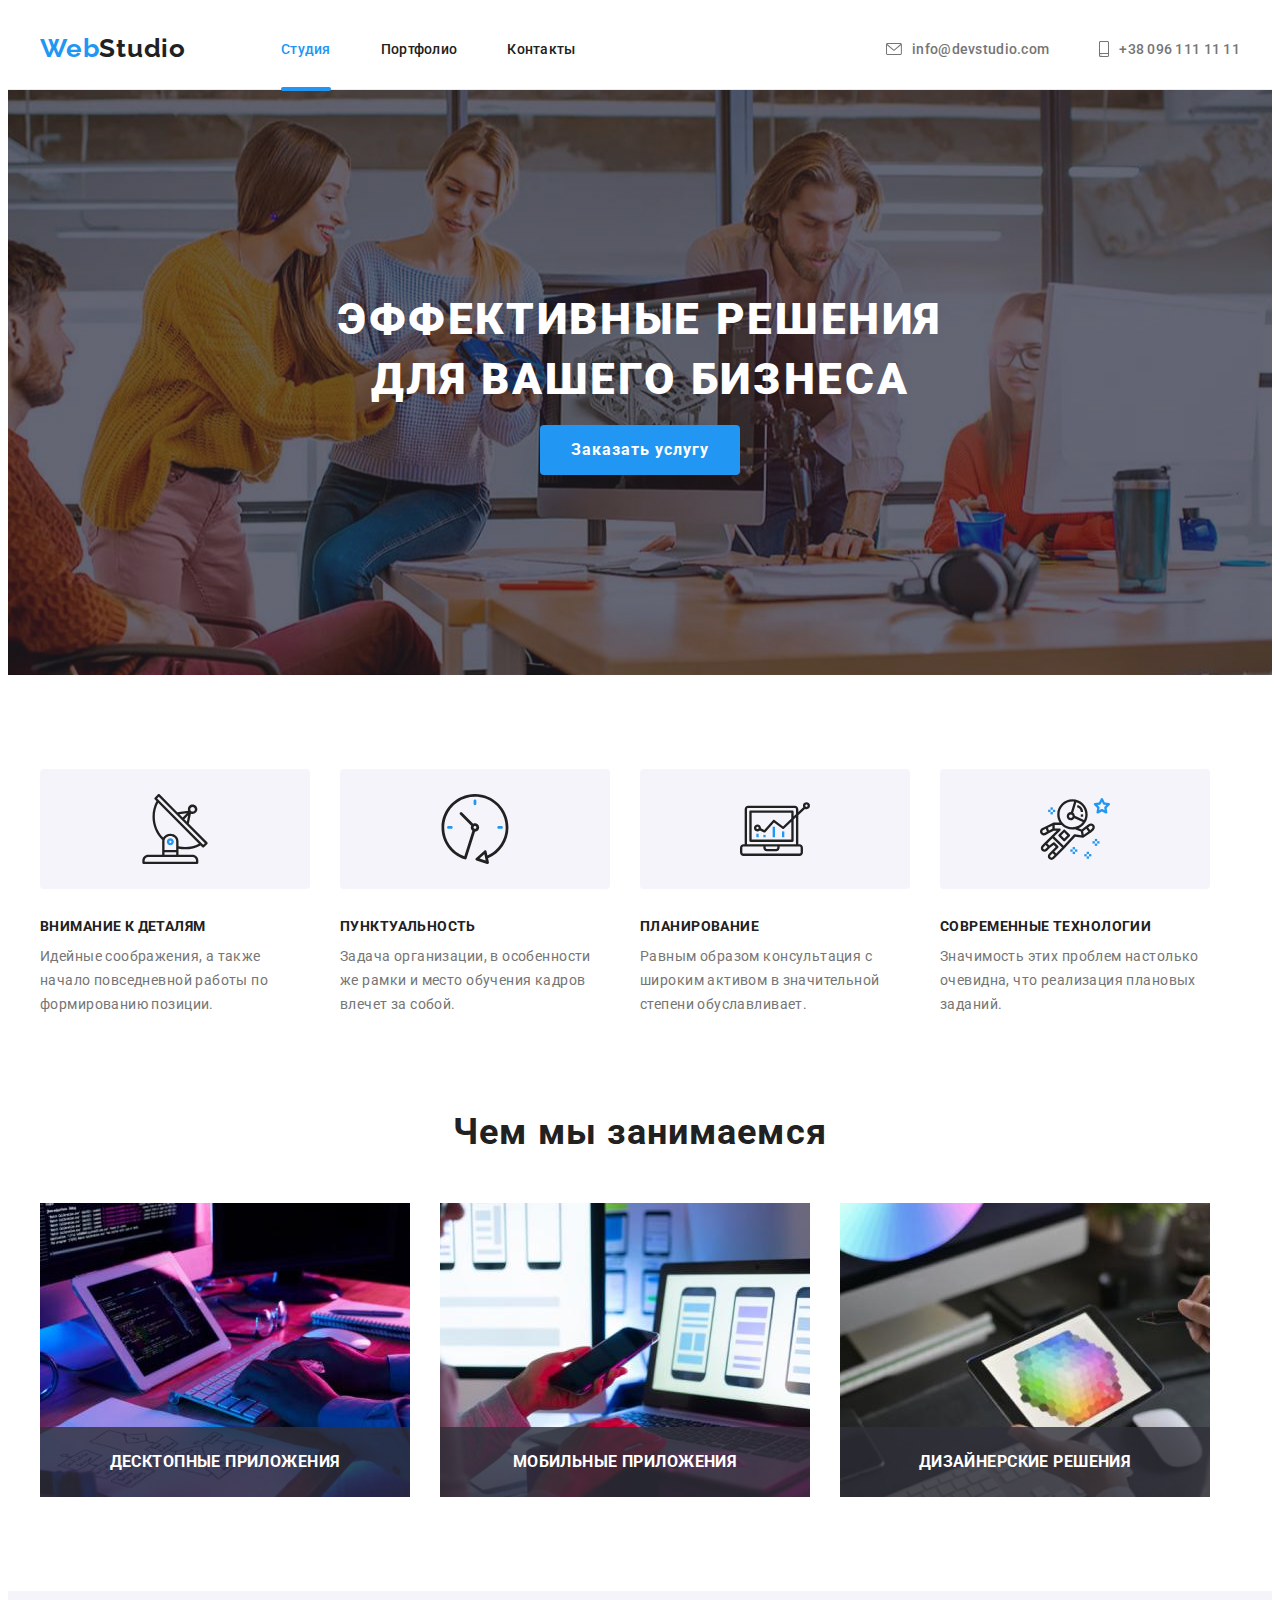
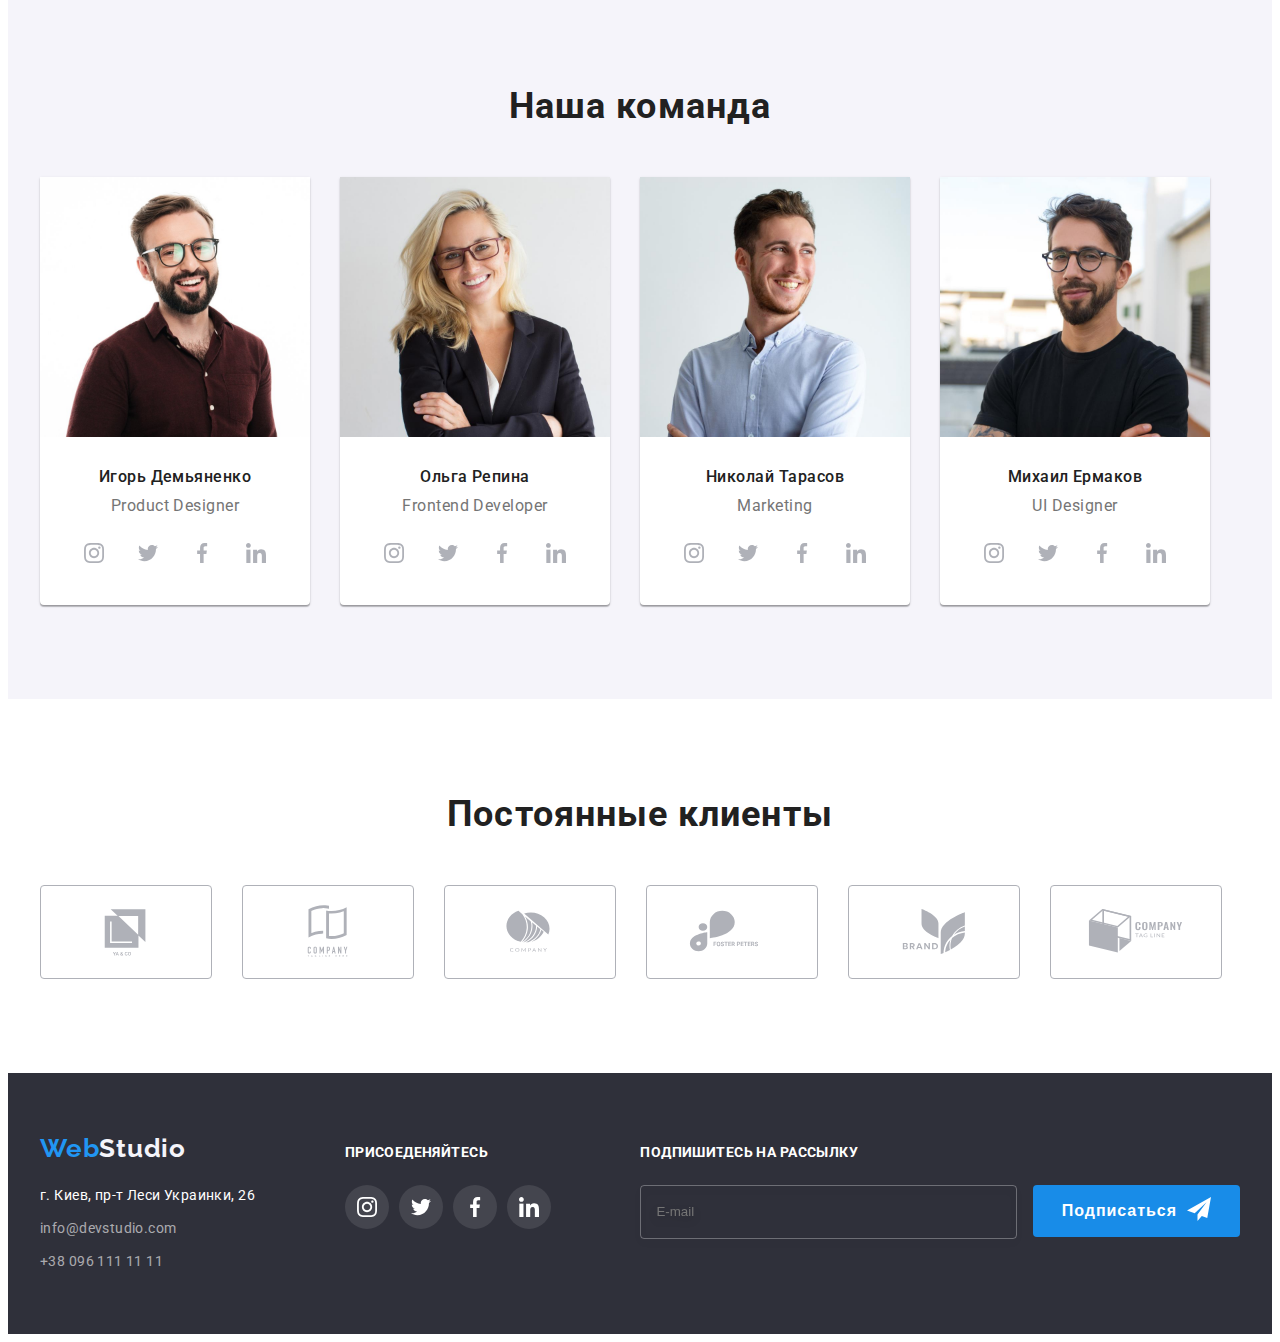
<file: index.html>
<!DOCTYPE html>
<html lang="en">
  <head>
    <meta charset="UTF-8" />
    <meta http-equiv="X-UA-Compatible" content="IE=edge" />
    <meta name="viewport" content="width=device-width, initial-scale=1.0" />
    <title>WebStudio</title>
    <link rel="preconnect" href="https://fonts.googleapis.com" />
    <link rel="preconnect" href="https://fonts.gstatic.com" crossorigin />
    <link
      href="https://fonts.googleapis.com/css2?family=Raleway:wght@700&family=Roboto:wght@400;500;700;900&display=swap"
      rel="stylesheet"
    />
    <link
      rel="stylesheet"
      href="https://cdnjs.cloudflare.com/ajax/libs/modern-normalize/1.1.0/modern-normalize.min.css"
      integrity="sha512-wpPYUAdjBVSE4KJnH1VR1HeZfpl1ub8YT/NKx4PuQ5NmX2tKuGu6U/JRp5y+Y8XG2tV+wKQpNHVUX03MfMFn9Q=="
      crossorigin="anonymous"
      referrerpolicy="no-referrer"
    />
    <link rel="stylesheet" href="./css/main.css" />
  </head>
  <body>
    <header class="header">
      <div class="container">
        <a href="./index.html" class="logo header-logo"
          >Web<span class="logo header-logo2">Studio</span>
        </a>
        <nav class="navigation">
          <ul class="menu-list list">
            <li class="menu-list__item">
              <a href="./index.html" class="menu-list__link active-link"
                >Студия</a
              >
            </li>
            <li class="menu-list__item">
              <a href="./portfolio.html" class="menu-list__link">Портфолио</a>
            </li>
            <li class="menu-list__item">
              <a href="" class="menu-list__link">Контакты</a>
            </li>
          </ul>
        </nav>

        <ul class="contacts-list header-contacts list">
          <li class="contacts-list__item">
            <a
              href="mailto:info@devstudio.com"
              class="contacts-list__link contacts-item"
            >
              <svg class="contacts-list__icon" width="16" height="12">
                <use
                  href="./image/index/symbol-defs.svg#icon-header-mail"
                ></use>
              </svg>
              info@devstudio.com
            </a>
          </li>
          <li class="contacts-list__item">
            <a
              href="tel:+380961111111"
              class="contacts-list__link contacts-item"
            >
              <svg class="contacts-list__icon" width="10" height="16">
                <use href="./image/index/symbol-defs.svg#icon-header-tel"></use>
              </svg>
              +38 096 111 11 11
            </a>
          </li>
        </ul>
      </div>
    </header>
    <main>
      <!--Главная секция с кнопкой-->
      <section class="hero">
        <div class="container">
          <h1 class="hero__title-text">
            Эффективные решения для вашего бизнеса
          </h1>
          <button type="button" class="hero__btn btn" data-modal-open>
            Заказать услугу
          </button>
        </div>
      </section>
      <!--Наши приемущества-->
      <section class="positive">
        <div class="container">
          <ul class="positive-list list">
            <li class="positive-list__item">
              <div class="positive-list__group">
                <svg class="positive-list__icon" width="70" height="70">
                  <use
                    href="./image/index/symbol-defs.svg#icon-positive1"
                  ></use>
                </svg>
              </div>
              <h3 class="positive-list__title">Внимание к деталям</h3>
              <p class="positive-list__text">
                Идейные соображения, а также начало повседневной работы по
                формированию позиции.
              </p>
            </li>
            <li class="positive-list__item">
              <div class="positive-list__group">
                <svg class="positive-list__icon" width="70" height="70">
                  <use
                    href="./image/index/symbol-defs.svg#icon-positive2"
                  ></use>
                </svg>
              </div>
              <h3 class="positive-list__title">Пунктуальность</h3>
              <p class="positive-list__text">
                Задача организации, в особенности же рамки и место обучения
                кадров влечет за собой.
              </p>
            </li>
            <li class="positive-list__item">
              <div class="positive-list__group">
                <svg class="positive-list__icon" width="70" height="70">
                  <use
                    href="./image/index/symbol-defs.svg#icon-positive3"
                  ></use>
                </svg>
              </div>
              <h3 class="positive-list__title">Планирование</h3>
              <p class="positive-list__text">
                Равным образом консультация с широким активом в значительной
                степени обуславливает.
              </p>
            </li>
            <li class="positive-list__item">
              <div class="positive-list__group">
                <svg class="positive-list__icon" width="70" height="70">
                  <use
                    href="./image/index/symbol-defs.svg#icon-positive4"
                  ></use>
                </svg>
              </div>
              <h3 class="positive-list__title">Современные технологии</h3>
              <p class="positive-list__text">
                Значимость этих проблем настолько очевидна, что реализация
                плановых заданий.
              </p>
            </li>
          </ul>
        </div>
      </section>
      <!--Чем мы занимаемся-->
      <section class="work">
        <div class="container">
          <h2 class="work-title">Чем мы занимаемся</h2>
          <ul class="work-list list">
            <li class="work-item">
              <div class="work-box">
                <img
                  src="./image/index/img1.jpg"
                  alt="пишем код"
                  width="370"
                  height="294"
                />
                <h3 class="work-top-title">Десктопные приложения</h3>
              </div>
            </li>
            <li class="work-item">
              <div class="work-box">
                <img
                  src="./image/index/img2.jpg"
                  alt="создаем интерфейс"
                  width="370"
                  height="294"
                />
                <h3 class="work-top-title">Мобильные приложения</h3>
              </div>
            </li>
            <li class="work-item">
              <div class="work-box">
                <img
                  src="./image/index/img3.jpg"
                  alt="подбираем цвета"
                  width="370"
                  height="294"
                />
                <h3 class="work-top-title">Дизайнерские решения</h3>
              </div>
            </li>
          </ul>
        </div>
      </section>
      <!--Наша команда-->
      <section class="staff">
        <div class="container">
          <h2 class="staff-title">Наша команда</h2>
          <ul class="staff-list list">
            <li class="staff-item">
              <img
                src="./image/index/p1.jpg"
                alt="Игорь Демьяненко"
                width="270"
                height="260"
              />
              <div class="staff-title-top">
                <h3 class="staff-item-title">Игорь Демьяненко</h3>
                <p class="staff-item-text">Product Designer</p>
                <ul class="staff-soc-list">
                  <li class="staff-soc-item">
                    <a href="" class="staff-soc-link"
                      ><svg class="staff-soc-icon" width="20" height="20">
                        <use
                          href="./image/index/symbol-defs.svg#icon-instagram"
                        ></use>
                      </svg>
                    </a>
                  </li>
                  <li class="staff-soc-item">
                    <a href="" class="staff-soc-link"
                      ><svg class="staff-soc-icon" width="20" height="20">
                        <use
                          href="./image/index/symbol-defs.svg#icon-twitter"
                        ></use>
                      </svg>
                    </a>
                  </li>
                  <li class="staff-soc-item">
                    <a href="" class="staff-soc-link"
                      ><svg class="staff-soc-icon" width="20" height="20">
                        <use
                          href="./image/index/symbol-defs.svg#icon-facebook"
                        ></use>
                      </svg>
                    </a>
                  </li>
                  <li class="staff-soc-item">
                    <a href="" class="staff-soc-link"
                      ><svg class="staff-soc-icon" width="20" height="20">
                        <use
                          href="./image/index/symbol-defs.svg#icon-linkedin"
                        ></use>
                      </svg>
                    </a>
                  </li>
                </ul>
              </div>
            </li>
            <li class="staff-item">
              <img
                src="./image/index/p2.jpg"
                alt="Ольга Репина"
                width="270"
                height="260"
              />
              <div class="staff-title-top">
                <h3 class="staff-item-title">Ольга Репина</h3>
                <p class="staff-item-text">Frontend Developer</p>
                <ul class="staff-soc-list">
                  <li class="staff-soc-item">
                    <a href="" class="staff-soc-link"
                      ><svg class="staff-soc-icon" width="20" height="20">
                        <use
                          href="./image/index/symbol-defs.svg#icon-instagram"
                        ></use>
                      </svg>
                    </a>
                  </li>
                  <li class="staff-soc-item">
                    <a href="" class="staff-soc-link"
                      ><svg class="staff-soc-icon" width="20" height="20">
                        <use
                          href="./image/index/symbol-defs.svg#icon-twitter"
                        ></use>
                      </svg>
                    </a>
                  </li>
                  <li class="staff-soc-item">
                    <a href="" class="staff-soc-link"
                      ><svg class="staff-soc-icon" width="20" height="20">
                        <use
                          href="./image/index/symbol-defs.svg#icon-facebook"
                        ></use>
                      </svg>
                    </a>
                  </li>
                  <li class="staff-soc-item">
                    <a href="" class="staff-soc-link"
                      ><svg class="staff-soc-icon" width="20" height="20">
                        <use
                          href="./image/index/symbol-defs.svg#icon-linkedin"
                        ></use>
                      </svg>
                    </a>
                  </li>
                </ul>
              </div>
            </li>
            <li class="staff-item">
              <img
                src="./image/index/p3.jpg"
                alt="Николай Тарасов"
                width="270"
                height="260"
              />
              <div class="staff-title-top">
                <h3 class="staff-item-title">Николай Тарасов</h3>
                <p class="staff-item-text">Marketing</p>
                <ul class="staff-soc-list">
                  <li class="staff-soc-item">
                    <a href="" class="staff-soc-link"
                      ><svg class="staff-soc-icon" width="20" height="20">
                        <use
                          href="./image/index/symbol-defs.svg#icon-instagram"
                        ></use>
                      </svg>
                    </a>
                  </li>
                  <li class="staff-soc-item">
                    <a href="" class="staff-soc-link"
                      ><svg class="staff-soc-icon" width="20" height="20">
                        <use
                          href="./image/index/symbol-defs.svg#icon-twitter"
                        ></use>
                      </svg>
                    </a>
                  </li>
                  <li class="staff-soc-item">
                    <a href="" class="staff-soc-link"
                      ><svg class="staff-soc-icon" width="20" height="20">
                        <use
                          href="./image/index/symbol-defs.svg#icon-facebook"
                        ></use>
                      </svg>
                    </a>
                  </li>
                  <li class="staff-soc-item">
                    <a href="" class="staff-soc-link"
                      ><svg class="staff-soc-icon" width="20" height="20">
                        <use
                          href="./image/index/symbol-defs.svg#icon-linkedin"
                        ></use>
                      </svg>
                    </a>
                  </li>
                </ul>
              </div>
            </li>
            <li class="staff-item">
              <img
                src="./image/index/p4.jpg"
                alt="Михаил Ермаков"
                width="270"
                height="260"
              />
              <div class="staff-title-top">
                <h3 class="staff-item-title">Михаил Ермаков</h3>
                <p class="staff-item-text">UI Designer</p>
                <ul class="staff-soc-list">
                  <li class="staff-soc-item">
                    <a href="" class="staff-soc-link"
                      ><svg class="staff-soc-icon" width="20" height="20">
                        <use
                          href="./image/index/symbol-defs.svg#icon-instagram"
                        ></use>
                      </svg>
                    </a>
                  </li>
                  <li class="staff-soc-item">
                    <a href="" class="staff-soc-link"
                      ><svg class="staff-soc-icon" width="20" height="20">
                        <use
                          href="./image/index/symbol-defs.svg#icon-twitter"
                        ></use>
                      </svg>
                    </a>
                  </li>
                  <li class="staff-soc-item">
                    <a href="" class="staff-soc-link"
                      ><svg class="staff-soc-icon" width="20" height="20">
                        <use
                          href="./image/index/symbol-defs.svg#icon-facebook"
                        ></use>
                      </svg>
                    </a>
                  </li>
                  <li class="staff-soc-item">
                    <a href="" class="staff-soc-link"
                      ><svg class="staff-soc-icon" width="20" height="20">
                        <use
                          href="./image/index/symbol-defs.svg#icon-linkedin"
                        ></use>
                      </svg>
                    </a>
                  </li>
                </ul>
              </div>
            </li>
          </ul>
        </div>
      </section>
      <!--Постоянные-->
      <section class="regular">
        <div class="container">
          <h2 class="regular-title">Постоянные клиенты</h2>
          <ul class="regular-list">
            <li class="regular-list-item">
              <a href="" class="regular-link">
                <svg class="regular-icon" width="106" height="60">
                  <use href="./image/index/symbol-defs.svg#icon-reg1"></use>
                </svg>
              </a>
            </li>
            <li class="regular-list-item">
              <a href="" class="regular-link">
                <svg class="regular-icon" width="106" height="60">
                  <use href="./image/index/symbol-defs.svg#icon-reg2"></use>
                </svg>
              </a>
            </li>
            <li class="regular-list-item">
              <a href="" class="regular-link">
                <svg class="regular-icon" width="106" height="60">
                  <use href="./image/index/symbol-defs.svg#icon-reg3"></use>
                </svg>
              </a>
            </li>
            <li class="regular-list-item">
              <a href="" class="regular-link">
                <svg class="regular-icon" width="106" height="60">
                  <use href="./image/index/symbol-defs.svg#icon-reg4"></use>
                </svg>
              </a>
            </li>
            <li class="regular-list-item">
              <a href="" class="regular-link">
                <svg class="regular-icon" width="106" height="60">
                  <use href="./image/index/symbol-defs.svg#icon-reg5"></use>
                </svg>
              </a>
            </li>
            <li class="regular-list-item">
              <a href="" class="regular-link">
                <svg class="regular-icon" width="106" height="60">
                  <use href="./image/index/symbol-defs.svg#icon-reg6"></use>
                </svg>
              </a>
            </li>
          </ul>
        </div>
      </section>
    </main>
    <footer class="footer">
      <div class="container">
        <div>
          <a href="" class="footer-logo"
            >Web<span class="footer-logo2">Studio</span></a
          >
          <address>
            <ul class="footer-list list">
              <li class="footer-li">
                <a
                  href="https://goo.gl/maps/4nCda8HMci8gK6ii9"
                  target="_blank"
                  rel="noreferrer noopener nofollow"
                  class="footer-item-white"
                  >г. Киев, пр-т Леси Украинки, 26</a
                >
              </li>
              <li class="footer-li">
                <a href="mailto:info@devstudio.com" class="footer-item"
                  >info@devstudio.com</a
                >
              </li>
              <li class="footer-li">
                <a href="tel:+380961111111" class="footer-item"
                  >+38 096 111 11 11</a
                >
              </li>
            </ul>
          </address>
        </div>
        <div class="footer-container">
          <h3 class="footer-title">Присоеденяйтесь</h3>
          <ul class="footer-soc-list">
            <li class="footer-soc-item">
              <a href="" class="footer-soc-link"
                ><svg class="footer-soc-icon" width="20" height="20">
                  <use
                    href="./image/index/symbol-defs.svg#icon-instagram"
                  ></use>
                </svg>
              </a>
            </li>
            <li class="footer-soc-item">
              <a href="" class="footer-soc-link"
                ><svg class="footer-soc-icon" width="20" height="20">
                  <use href="./image/index/symbol-defs.svg#icon-twitter"></use>
                </svg>
              </a>
            </li>
            <li class="footer-soc-item">
              <a href="" class="footer-soc-link"
                ><svg class="footer-soc-icon" width="20" height="20">
                  <use href="./image/index/symbol-defs.svg#icon-facebook"></use>
                </svg>
              </a>
            </li>
            <li class="footer-soc-item">
              <a href="" class="footer-soc-link"
                ><svg class="footer-soc-icon" width="20" height="20">
                  <use href="./image/index/symbol-defs.svg#icon-linkedin"></use>
                </svg>
              </a>
            </li>
          </ul>
        </div>
        <div class="footer-container">
          <h3 class="footer-title">Подпишитесь на рассылку</h3>
          <div class="footer-sub">
            <form>
              <input
                type="email"
                name="user-email2"
                id="user-email2"
                class="footer-input"
                placeholder="E-mail"
              />
              <button type="submit" class="sub-button">
                Подписаться<svg class="footer-sub-icon" width="24" height="24">
                  <use href="./image/index/symbol-defs.svg#icon-sub"></use>
                </svg>
              </button>
            </form>
          </div>
        </div>
      </div>
    </footer>
    <div class="backdrop is-hidden" data-modal>
      <div class="modal">
        <button type="button" class="modal-close-btn" data-modal-close>
          <svg class="close-icon" width="18" height="18">
            <use href="./image/index/symbol-defs.svg#icon-close"></use>
          </svg>
        </button>
        <p class="modal-title">Оставьте свои данные, мы вам перезвоним</p>
        <form>
          <div class="modal-field">
            <label class="modal-label" for="user-name">Имя </label>
            <div class="modal-input-wrap">
              <input
                type="text"
                name="user-name"
                id="user-name"
                class="modal-input"
                minlength="2"
                required
              />
              <svg class="input-icon" width="18" height="18">
                <use href="./image/index/symbol-defs.svg#icon-name"></use>
              </svg>
            </div>
          </div>
          <div class="modal-field">
            <label class="modal-label" for="user-tel">Телефон </label>
            <div class="modal-input-wrap">
              <input
                type="tel"
                name="user-tel"
                id="user-tel"
                class="modal-input"
                minlength="13"
                maxlength="13"
                title="+380501234567"
                value="+380"
                required
              />
              <svg class="input-icon" width="18" height="18">
                <use href="./image/index/symbol-defs.svg#icon-phone"></use>
              </svg>
            </div>
          </div>
          <div class="modal-field">
            <label class="modal-label" for="user-email">Почта </label>
            <div class="modal-input-wrap">
              <input
                type="email"
                name="user-email"
                id="user-email"
                class="modal-input"
                required
              />
              <svg class="input-icon" width="18" height="18">
                <use href="./image/index/symbol-defs.svg#icon-email"></use>
              </svg>
            </div>
          </div>
          <div class="modal-field">
            <label class="modal-label" for="comment">Комментарий </label>
            <textarea
              id="comment"
              name="comment"
              placeholder="Введите текст"
              class="modal-text"
            ></textarea>
          </div>

          <div class="modal-field">
            <input
              class="input-check visually-hidden"
              type="checkbox"
              name="input-check"
              id="input-check"
              value="policy"
            />
            <label for="input-check" class="check-text"
              >Соглашаюсь с рассылкой и принимаю&nbsp;
              <a href="" class="licence"> Условия договора</a></label
            >
          </div>
          <button type="submit" class="send-btn btn">Отправить</button>
        </form>
      </div>
    </div>
    <script src="./js/modal.js"></script>
  </body>
</html>
</file>
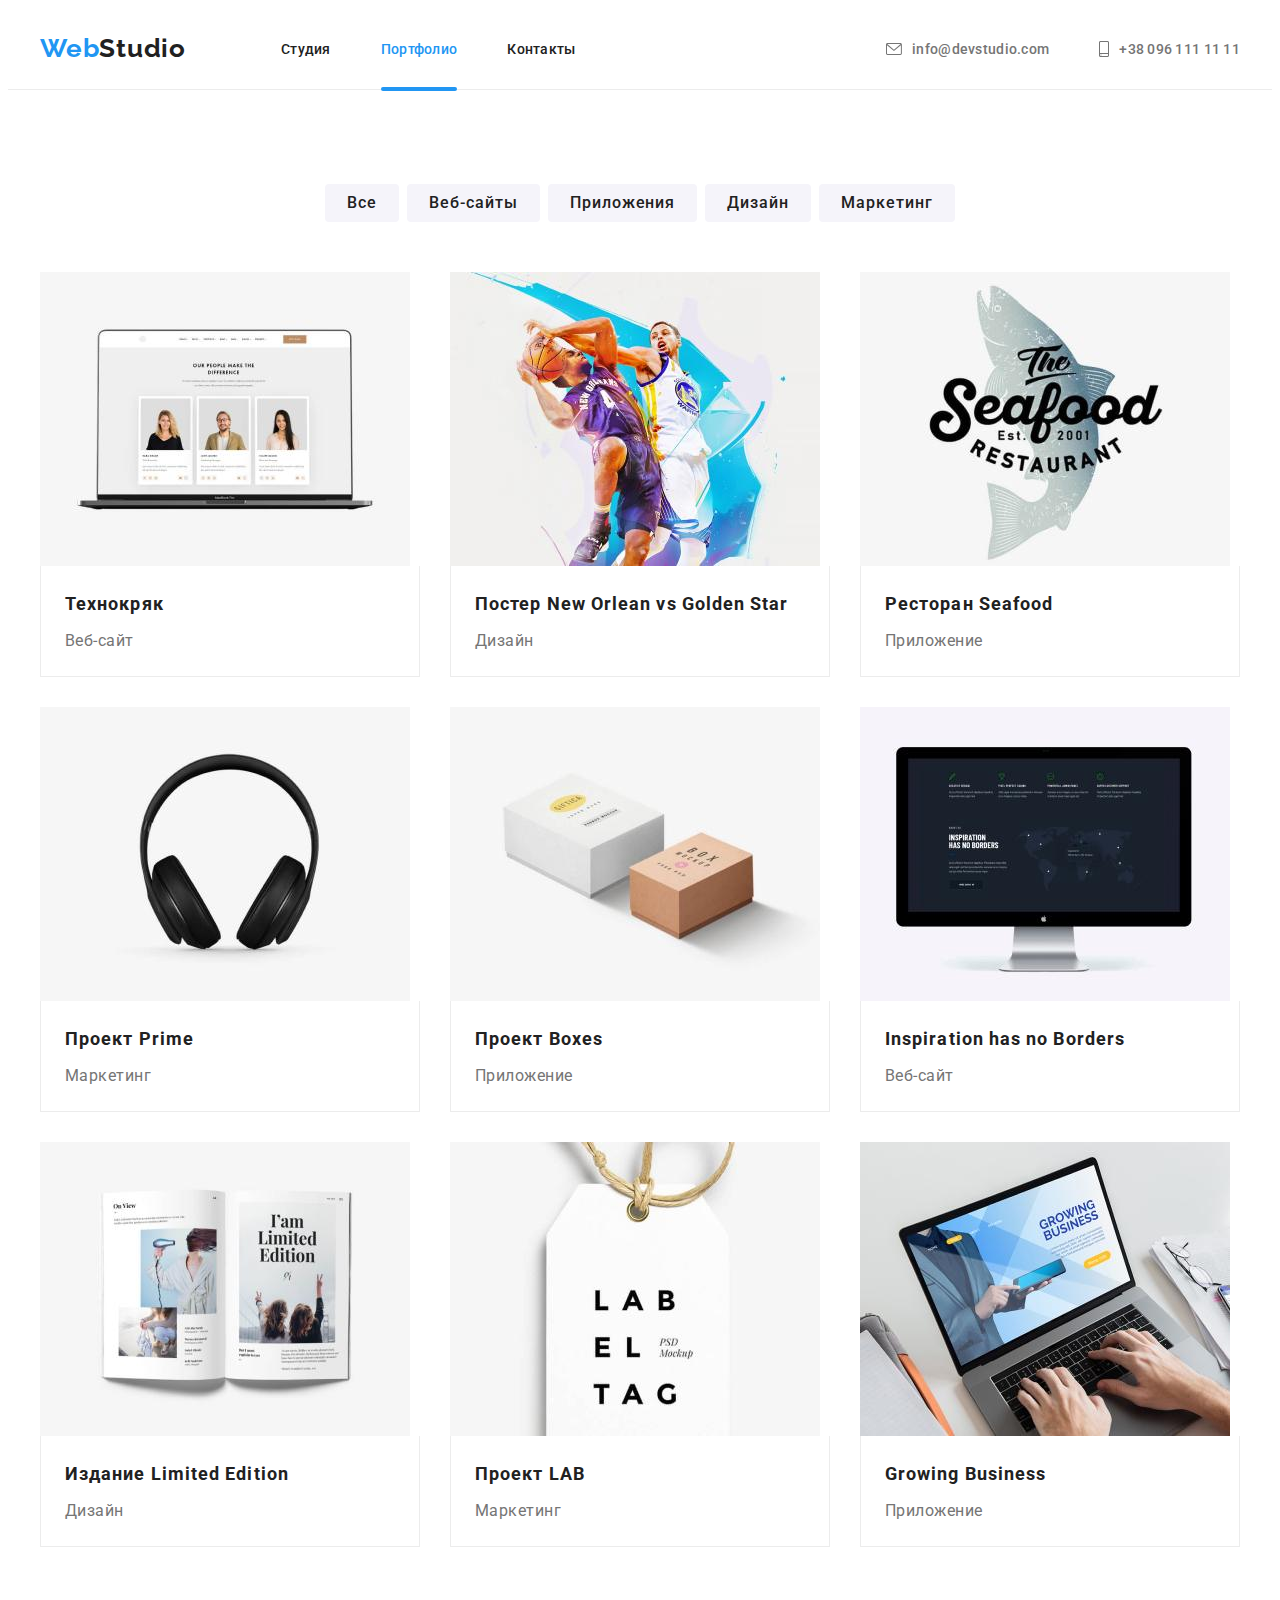
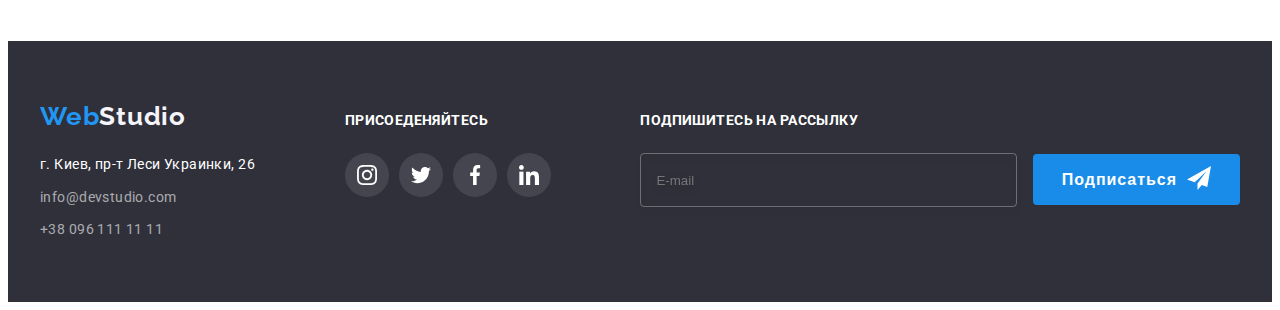
<file: portfolio.html>
<!DOCTYPE html>
<html lang="en">
  <head>
    <meta charset="UTF-8" />
    <meta http-equiv="X-UA-Compatible" content="IE=edge" />
    <meta name="viewport" content="width=device-width, initial-scale=1.0" />
    <title>WebStudio - Portfolio</title>
    <link rel="preconnect" href="https://fonts.googleapis.com" />
    <link rel="preconnect" href="https://fonts.gstatic.com" crossorigin />
    <link
      href="https://fonts.googleapis.com/css2?family=Raleway:wght@700&family=Roboto:wght@400;500;700;900&display=swap"
      rel="stylesheet"
    />
    <link
      rel="stylesheet"
      href="https://cdnjs.cloudflare.com/ajax/libs/modern-normalize/1.1.0/modern-normalize.min.css"
      integrity="sha512-wpPYUAdjBVSE4KJnH1VR1HeZfpl1ub8YT/NKx4PuQ5NmX2tKuGu6U/JRp5y+Y8XG2tV+wKQpNHVUX03MfMFn9Q=="
      crossorigin="anonymous"
      referrerpolicy="no-referrer"
    />
    <link rel="stylesheet" href="./css/main.css" />
  </head>
  <body>
   <header class="header">
      <div class="container">
        <a href="./index.html" class="logo header-logo"
          >Web<span class="logo header-logo2">Studio</span>
        </a>
        <nav class="navigation">
          <ul class="menu-list list">
            <li class="menu-list__item">
              <a href="./index.html" class="menu-list__link "
                >Студия</a
              >
            </li>
            <li class="menu-list__item">
              <a href="./portfolio.html" class="menu-list__link active-link" >Портфолио</a>
            </li>
            <li class="menu-list__item">
              <a href="" class="menu-list__link">Контакты</a>
            </li>
          </ul>
        </nav>

        <ul class="contacts-list header-contacts list">
          <li class="contacts-list__item">
            <a
              href="mailto:info@devstudio.com"
              class="contacts-list__link contacts-item"
            >
              <svg class="contacts-list__icon" width="16" height="12">
                <use
                  href="./image/index/symbol-defs.svg#icon-header-mail"
                ></use>
              </svg>
              info@devstudio.com
            </a>
          </li>
          <li class="contacts-list__item">
            <a
              href="tel:+380961111111"
              class="contacts-list__link contacts-item"
            >
              <svg class="contacts-list__icon" width="10" height="16">
                <use href="./image/index/symbol-defs.svg#icon-header-tel"></use>
              </svg>
              +38 096 111 11 11
            </a>
          </li>
        </ul>
      </div>
    </header>
    <main>
      <section class="portfolio">
        <div class="container">
          <ul class="portfolio-btn-list">
            <li class="btn-li">
              <button type="button" class="portfolio-btn btn">Все</button>
            </li>
            <li class="btn-li">
              <button type="button" class="portfolio-btn btn">Веб-сайты</button>
            </li>
            <li class="btn-li">
              <button type="button" class="portfolio-btn btn">
                Приложения
              </button>
            </li>
            <li class="btn-li">
              <button type="button" class="portfolio-btn btn">Дизайн</button>
            </li>
            <li class="btn-li">
              <button type="button" class="portfolio-btn btn">Маркетинг</button>
            </li>
          </ul>
          <ul class="portfolio-projects-list">
            <li class="portfolio-item">
              <a href="./portfolio.html" class="portfolio-link">
                <div class="img-box">
                  <img
                  src="./image/portfolio/pic1.jpg"
                  alt="ноутбук"
                  width="370px"
                  height="294px"
                  >
                  <p class="hover-text">Ресурс предлагает комплексные предложения с разным уровнем функционала и сервисов. Все это позволит посетителю получить исчерпывающие сведения о компании или частном лице.</p>
                </div>
                <div class="portfolio-top"><h2 class="portfolio-title">Технокряк</h2>
                <p class="portfolio-text">Веб-сайт</p></div>
              </a>
            </li>
            <li class="portfolio-item">
              <a href="./portfolio.html" class="portfolio-link">
              <div class="img-box">
                  <img
                  src="./image/portfolio/pic2.jpg"
                  alt="ноутбук"
                  width="370px"
                  height="294px"
                  >
                  <p class="hover-text">Ресурс предлагает комплексные предложения с разным уровнем функционала и сервисов. Все это позволит посетителю получить исчерпывающие сведения о компании или частном лице.</p>
                </div>
              <div class="portfolio-top"><h2 class="portfolio-title">Постер New Orlean vs Golden Star</h2>
              <p class="portfolio-text">Дизайн</p></div>
              </a>
            </li>
            <li class="portfolio-item">
              <a href="./portfolio.html" class="portfolio-link">
              <div class="img-box">
                  <img
                  src="./image/portfolio/pic3.jpg"
                  alt="ноутбук"
                  width="370px"
                  height="294px"
                  >
                  <p class="hover-text">Ресурс предлагает комплексные предложения с разным уровнем функционала и сервисов. Все это позволит посетителю получить исчерпывающие сведения о компании или частном лице.</p>
                </div>
              <div class="portfolio-top"><h2 class="portfolio-title">Ресторан Seafood</h2>
              <p class="portfolio-text">Приложение</p></div>
              </a>
            </li>
            <li class="portfolio-item">
              <a href="./portfolio.html" class="portfolio-link">
              <div class="img-box">
                  <img
                  src="./image/portfolio/pic4.jpg"
                  alt="ноутбук"
                  width="370px"
                  height="294px"
                  >
                  <p class="hover-text">Ресурс предлагает комплексные предложения с разным уровнем функционала и сервисов. Все это позволит посетителю получить исчерпывающие сведения о компании или частном лице.</p>
                </div>
              <div class="portfolio-top"><h2 class="portfolio-title">Проект Prime</h2>
              <p class="portfolio-text">Маркетинг</p></div>
              </a>
            </li>
            <li class="portfolio-item">
              <a href="./portfolio.html" class="portfolio-link">
              <div class="img-box">
                  <img
                  src="./image/portfolio/pic5.jpg"
                  alt="ноутбук"
                  width="370px"
                  height="294px"
                  >
                  <p class="hover-text">Ресурс предлагает комплексные предложения с разным уровнем функционала и сервисов. Все это позволит посетителю получить исчерпывающие сведения о компании или частном лице.</p>
                </div>
              <div class="portfolio-top"><h2 class="portfolio-title">Проект Boxes</h2>
              <p class="portfolio-text">Приложение</p></div>
              </a>
            </li>
            <li class="portfolio-item">
              <a href="./portfolio.html" class="portfolio-link">
              <div class="img-box">
                  <img
                  src="./image/portfolio/pic6.jpg"
                  alt="ноутбук"
                  width="370px"
                  height="294px"
                  >
                  <p class="hover-text">Ресурс предлагает комплексные предложения с разным уровнем функционала и сервисов. Все это позволит посетителю получить исчерпывающие сведения о компании или частном лице.</p>
                </div>
              <div class="portfolio-top"><h2 class="portfolio-title">Inspiration has no Borders</h2>
              <p class="portfolio-text">Веб-сайт</p></div>
            </li>
            <li class="portfolio-item">
            <a href="./portfolio.html" class="portfolio-link">
              <div class="img-box">
                  <img
                  src="./image/portfolio/pic7.jpg"
                  alt="ноутбук"
                  width="370px"
                  height="294px"
                  >
                  <p class="hover-text">Ресурс предлагает комплексные предложения с разным уровнем функционала и сервисов. Все это позволит посетителю получить исчерпывающие сведения о компании или частном лице.</p>
                </div>
              <div class="portfolio-top"><h2 class="portfolio-title">Издание Limited Edition</h2>
              <p class="portfolio-text">Дизайн</p></div>
            </a>
            </li>
            <li class="portfolio-item">
              <a href="./portfolio.html" class="portfolio-link">
              <div class="img-box">
                  <img
                  src="./image/portfolio/pic8.jpg"
                  alt="ноутбук"
                  width="370px"
                  height="294px"
                  >
                  <p class="hover-text">Ресурс предлагает комплексные предложения с разным уровнем функционала и сервисов. Все это позволит посетителю получить исчерпывающие сведения о компании или частном лице.</p>
                </div>
              <div class="portfolio-top"><h2 class="portfolio-title">Проект LAB</h2>
              <p class="portfolio-text">Маркетинг</p></div>
              </a>
            </li>
            <li class="portfolio-item">
              <a href="./portfolio.html" class="portfolio-link">
              <div class="img-box">
                  <img
                  src="./image/portfolio/pic9.jpg"
                  alt="ноутбук"
                  width="370px"
                  height="294px"
                  >
                  <p class="hover-text">Ресурс предлагает комплексные предложения с разным уровнем функционала и сервисов. Все это позволит посетителю получить исчерпывающие сведения о компании или частном лице.</p>
                </div>
              <div class="portfolio-top"><h2 class="portfolio-title">Growing Business</h2>
              <p class="portfolio-text">Приложение</p></div>
              </a>
            </li>
          </ul>
        </div>
      </section>
    </main>
        <footer class="footer">
      <div class="container">
        <div>
          <a href="" class="footer-logo"
            >Web<span class="footer-logo2">Studio</span></a
          >
          <address>
            <ul class="footer-list list">
              <li class="footer-li">
                <a
                  href="https://goo.gl/maps/4nCda8HMci8gK6ii9"
                  target="_blank"
                  rel="noreferrer noopener nofollow"
                  class="footer-item-white"
                  >г. Киев, пр-т Леси Украинки, 26</a
                >
              </li>
              <li class="footer-li">
                <a href="mailto:info@devstudio.com" class="footer-item"
                  >info@devstudio.com</a
                >
              </li>
              <li class="footer-li">
                <a href="tel:+380961111111" class="footer-item"
                  >+38 096 111 11 11</a
                >
              </li>
            </ul>
          </address>
        </div>
        <div class="footer-container">
          <h3 class="footer-title">Присоеденяйтесь</h3>
          <ul class="footer-soc-list">
            <li class="footer-soc-item">
              <a href="" class="footer-soc-link"
                ><svg class="footer-soc-icon" width="20" height="20">
                  <use
                    href="./image/index/symbol-defs.svg#icon-instagram"
                  ></use>
                </svg>
              </a>
            </li>
            <li class="footer-soc-item">
              <a href="" class="footer-soc-link"
                ><svg class="footer-soc-icon" width="20" height="20">
                  <use href="./image/index/symbol-defs.svg#icon-twitter"></use>
                </svg>
              </a>
            </li>
            <li class="footer-soc-item">
              <a href="" class="footer-soc-link"
                ><svg class="footer-soc-icon" width="20" height="20">
                  <use href="./image/index/symbol-defs.svg#icon-facebook"></use>
                </svg>
              </a>
            </li>
            <li class="footer-soc-item">
              <a href="" class="footer-soc-link"
                ><svg class="footer-soc-icon" width="20" height="20">
                  <use href="./image/index/symbol-defs.svg#icon-linkedin"></use>
                </svg>
              </a>
            </li>
          </ul>
        </div>
        <div class="footer-container">
          <h3 class="footer-title">Подпишитесь на рассылку</h3>
          <div class="footer-sub">
            <form>
              <input
                type="email"
                name="user-email2"
                id="user-email2"
                class="footer-input"
                placeholder="E-mail"
              />
              <button type="submit" class="sub-button">
                Подписаться<svg class="footer-sub-icon" width="24" height="24">
                  <use href="./image/index/symbol-defs.svg#icon-sub"></use>
                </svg>
              </button>
            </form>
          </div>
        </div>
      </div>
    </footer>
  </body>
</html>
</file>
<file: css/main.css>
@charset "UTF-8";
/* 
 черный _ основной цвет текста: #212121; 
--main-text-color 
 серый _ неактивные контакты, абзац: #757575; 
--second-text-color 
 белый _ background страницы : #FFFFFF; 
--bg-white-color 
 графит _ background героя и футер background: #2F303A; 
--bg-hero-color 
 серый _ неактивная кнопка: #F5F4FA; 
--inactive_btn_color 
синий _ лого и активных кнопок: #2196F3;
--active-color */
:root {
  --main-text-color: #212121;
  --second-text-color: #757575;
  --bg-white-color: #ffffff;
  --bg-hero-color: #2f303a;
  --inactive_btn_color: #f5f4fa;
  --active-color: #2196f3;
  --timing-function: cubic-bezier(0.4, 0, 0.2, 1);
  --bg-overflay: #2196f3e5;
}

.visually-hidden {
  position: absolute;
  white-space: nowrap;
  width: 1px;
  height: 1px;
  overflow: hidden;
  border: 0;
  padding: 0;
  clip: rect(0 0 0 0);
  clip-path: inset(50%);
  margin: -1px;
}

body {
  background-color: var(--bg-white-color);
  color: var(--main-text-color);
  font-family: Roboto, sans-serif;
  font-size: 14px;
  line-height: 1.17;
  letter-spacing: 0.03em;
}

li {
  list-style-type: none;
}

a {
  text-decoration: none;
}

address {
  font-style: normal;
}

.btn {
  cursor: pointer;
}

p,
h1,
h2,
h3,
h4,
h5,
h6 {
  margin: 0;
}

ul,
ol {
  padding-left: 0;
  margin: 0;
}

img {
  display: block;
}

.container {
  width: 1200px;
  padding-left: 15px;
  padding-right: 15px;
  margin: 0 auto;
  /* outline: 1px solid red; */
}

.header {
  border-bottom-style: solid;
  border-bottom-width: 1px;
  border-color: #ececec;
  padding-top: 25px;
  padding-bottom: 25px;
}

.header .container {
  display: flex;
  align-items: center;
}

.header-logo {
  font-family: "Raleway";
  font-style: normal;
  font-weight: 700;
  font-size: 26px;
  line-height: 1.2;
  letter-spacing: 0.03em;
  color: var(--active-color);
  margin-right: 95px;
}

.header-logo2 {
  font-family: "Raleway";
  font-style: normal;
  font-weight: 700;
  font-size: 26px;
  line-height: 1.2;
  letter-spacing: 0.03em;
  color: var(--main-text-color);
}

.menu-list {
  display: flex;
}

.menu-list__link {
  font-weight: 500;
  font-size: 14px;
  line-height: 16px;
  letter-spacing: 0.02em;
  color: var(--main-text-color);
  display: flex;
  align-items: baseline;
  transition: color 250ms var(--timing-function);
}
.menu-list__link:hover, .menu-list__link:focus {
  font-weight: 500;
  font-size: 14px;
  line-height: 16px;
  letter-spacing: 0.02em;
  color: var(--active-color);
}

.menu-list__item:not(:last-child) {
  margin-right: 50px;
}

.header-contacts {
  display: flex;
  margin-left: auto;
}

.contacts-list__icon {
  fill: currentColor;
  margin-right: 10px;
}

.contacts-list__link {
  font-weight: 500;
  font-size: 14px;
  line-height: 16px;
  letter-spacing: 0.02em;
  color: var(--second-text-color);
  display: flex;
  align-items: center;
  transition: color 250ms var(--timing-function);
}
.contacts-list__link:hover, .contacts-list__link:focus {
  font-weight: 500;
  font-size: 14px;
  line-height: 16px;
  letter-spacing: 0.02em;
  color: var(--active-color);
}

.contacts-list__item:not(:last-child) {
  margin-right: 50px;
}

.active-link {
  color: var(--active-color);
}

.active-link {
  position: relative;
}
.active-link::after {
  content: "";
  position: absolute;
  left: 0px;
  bottom: -34px;
  display: block;
  width: 100%;
  height: 4px;
  border-radius: 2px;
  background-color: var(--active-color);
  opacity: 1;
}

.hero {
  max-width: 1600px;
  background: var(--bg-hero-color);
  background-image: linear-gradient(rgba(47, 48, 58, 0.4), rgba(47, 48, 58, 0.4)), url(../image/index/hero-bg.jpg);
  background-repeat: no-repeat;
  background-position: center;
  padding-top: 200px;
  padding-bottom: 200px;
  margin: 0 auto;
}

.hero__title-text {
  width: 700px;
  font-weight: 900;
  font-size: 44px;
  line-height: 1.36;
  letter-spacing: 0.06em;
  text-transform: uppercase;
  color: var(--bg-white-color);
  text-align: center;
  margin-left: auto;
  margin-right: auto;
}

.hero__btn {
  color: var(--bg-white-color);
  font-family: inherit;
  font-weight: 700;
  font-size: 16px;
  line-height: 1.88;
  letter-spacing: 0.06em;
  background: var(--active-color);
  width: 200px;
  height: 50px;
  border-radius: 4px;
  border: 0px;
  display: block;
  margin-top: 15px;
  margin-left: auto;
  margin-right: auto;
  transition: background-color 250ms, color 800ms;
}
.hero__btn:hover {
  background: #1c79c5;
}

.positive {
  padding-top: 94px;
  /* background-color: aqua; */
}

.positive-list {
  display: flex;
}

.positive-list__group {
  background-color: #f5f4fa;
  border-radius: 4px;
  height: 120px;
  display: flex;
  align-items: center;
  justify-content: center;
}

.positive-list__item {
  width: 270px;
}
.positive-list__item:not(:last-child) {
  margin-right: 30px;
}

.positive-list__title {
  font-weight: 700;
  font-size: 14px;
  line-height: 1.14;
  letter-spacing: 0.03em;
  text-transform: uppercase;
  margin-top: 30px;
}

.positive-list__text {
  font-size: 14px;
  line-height: 1.71;
  letter-spacing: 0.03em;
  color: var(--second-text-color);
  margin-top: 10px;
}

.work {
  padding-top: 94px;
  padding-bottom: 94px;
}

.work-title {
  margin-bottom: 50px;
  font-weight: 700;
  font-size: 36px;
  line-height: 1.17;
  letter-spacing: 0.03em;
  text-align: center;
}

.work-list {
  display: flex;
}

.work-item {
  width: 370px;
}
.work-item:not(:last-child) {
  margin-right: 30px;
}

.work-box {
  position: relative;
}

.work-top-title {
  position: absolute;
  bottom: 0;
  display: flex;
  justify-content: center;
  align-items: center;
  width: 100%;
  height: 70px;
  color: var(--bg-white-color);
  background: rgba(47, 48, 58, 0.8);
  text-transform: uppercase;
}

.staff {
  padding-top: 94px;
  padding-bottom: 94px;
  background-color: #f5f4fa;
}

.staff-title {
  font-weight: 700;
  font-size: 36px;
  line-height: 1.17;
  letter-spacing: 0.03em;
  text-align: center;
  margin-bottom: 50px;
}

.staff-list {
  display: flex;
}

.staff-item {
  background: #ffffff;
  box-shadow: 0px 1px 3px rgba(0, 0, 0, 0.12), 0px 1px 1px rgba(0, 0, 0, 0.14), 0px 2px 1px rgba(0, 0, 0, 0.2);
  border-radius: 0px 0px 4px 4px;
}
.staff-item:not(:last-child) {
  margin-right: 30px;
}

.staff-title-top {
  padding-top: 30px;
  padding-bottom: 30px;
}

.staff-item-title {
  font-weight: 500;
  font-size: 16px;
  line-height: 1.19;
  letter-spacing: 0.03em;
  text-align: center;
}

.staff-item-text {
  font-size: 16px;
  line-height: 1.19;
  letter-spacing: 0.03em;
  color: var(--second-text-color);
  text-align: center;
  margin-top: 10px;
  margin-bottom: 16px;
}

.staff-soc-list {
  display: flex;
  justify-content: center;
}

.staff-soc-item + .staff-soc-item {
  margin-left: 10px;
}

.staff-soc-link {
  width: 44px;
  height: 44px;
  border-radius: 50%;
  display: flex;
  justify-content: center;
  align-items: center;
  transition: background-color 250ms var(--timing-function);
}
.staff-soc-link:hover {
  background-color: var(--active-color);
}
.staff-soc-link:hover .staff-soc-icon {
  fill: #ffffff;
}
.staff-soc-link:focus {
  background-color: var(--active-color);
}
.staff-soc-link:focus .staff-soc-icon {
  fill: #ffffff;
}

.staff-soc-icon {
  fill: #afb1b8;
  transition: fill 250ms var(--timing-function);
}

.regular {
  padding-top: 94px;
  padding-bottom: 94px;
}

.regular-title {
  margin-bottom: 50px;
  font-weight: 700;
  font-size: 36px;
  line-height: 1.17;
  letter-spacing: 0.03em;
  text-align: center;
}

.regular-list {
  display: flex;
}

.regular-link {
  display: flex;
  justify-content: center;
  align-items: center;
  height: 92px;
  width: 170px;
  border-style: solid;
  border-width: 1px;
  border-color: #afb1b8;
  border-radius: 4px;
  transition: border-color 250ms var(--timing-function);
}
.regular-link:hover {
  border-color: var(--active-color);
}
.regular-link:hover .regular-icon {
  fill: var(--active-color);
}
.regular-link:focus {
  border-color: var(--active-color);
}
.regular-link:focus .regular-icon {
  fill: var(--active-color);
}

.regular-icon {
  fill: #afb1b8;
  transition: fill 250ms var(--timing-function);
}

.regular-list-item:not(:last-child) {
  margin-right: 30px;
}

.footer {
  background-color: var(--bg-hero-color);
  padding-top: 60px;
  padding-bottom: 60px;
}

.footer .container {
  display: flex;
  align-items: baseline;
  justify-content: space-between;
}

.footer-container {
  margin-left: 70px;
}

.footer-logo {
  font-family: "Raleway";
  font-weight: 700;
  font-size: 26px;
  line-height: 1.2;
  letter-spacing: 0.03em;
  color: var(--active-color);
  display: block;
  margin-bottom: 20px;
}

.footer-logo2 {
  font-family: "Raleway";
  font-weight: 700;
  font-size: 26px;
  line-height: 1.2;
  letter-spacing: 0.03em;
  color: var(--inactive_btn_color);
}

.footer-item-white {
  font-size: 14px;
  line-height: 1.71;
  letter-spacing: 0.03em;
  color: var(--bg-white-color);
  transition: color 250ms var(--timing-function);
}
.footer-item-white:hover, .footer-item-white:focus {
  font-size: 14px;
  line-height: 1.71;
  letter-spacing: 0.03em;
  color: var(--active-color);
}

.footer-li:not(:last-child) {
  margin-bottom: 9px;
}

.footer-item {
  font-size: 14px;
  line-height: 1.71;
  letter-spacing: 0.03em;
  color: rgba(255, 255, 255, 0.6);
  transition: color 250ms var(--timing-function);
}
.footer-item:hover, .footer-item:focus {
  font-size: 14px;
  line-height: 1.71;
  letter-spacing: 0.03em;
  color: var(--active-color);
}

.footer-list-top {
  display: flex;
}

.footer-title {
  font-size: 14px;
  line-height: 1.71;
  letter-spacing: 0.03em;
  color: var(--bg-white-color);
  text-transform: uppercase;
  margin-bottom: 20px;
}

.footer-soc-list {
  display: flex;
  justify-content: center;
}

.footer-soc-item + .footer-soc-item {
  margin-left: 10px;
}

.footer-soc-link {
  background-color: rgba(255, 255, 255, 0.1);
  width: 44px;
  height: 44px;
  border-radius: 50%;
  display: flex;
  justify-content: center;
  align-items: center;
  transition: background-color 250ms var(--timing-function);
}
.footer-soc-link:hover {
  background-color: var(--active-color);
}
.footer-soc-link:hover .footer-soc-icon {
  fill: #ffffff;
}
.footer-soc-link:focus {
  background-color: var(--active-color);
}
.footer-soc-link:focus .footer-soc-icon {
  fill: #ffffff;
}

.footer-soc-icon {
  fill: #ffffff;
  transition: fill 250ms var(--timing-function);
}

.footer-input {
  width: 358px;
  height: 50px;
  border: 1px solid rgba(255, 255, 255, 0.3);
  filter: drop-shadow(0px 4px 4px rgba(0, 0, 0, 0.15));
  border-radius: 4px;
  background: transparent;
  padding-left: 15px;
  color: #afb1b8;
  outline-style: none;
}
.footer-input:focus {
  border-color: var(--active-color);
}

.sub-button {
  padding-left: 29px;
  padding-right: 29px;
  padding-top: 7px;
  padding-bottom: 10px;
  background: #188ce8;
  border-radius: 4px;
  font-weight: 700;
  font-size: 16px;
  line-height: 1.88;
  letter-spacing: 0.06em;
  color: #ffffff;
  margin-left: 12px;
  border: none;
  justify-content: center;
  align-items: center;
  transition: background-color 250ms, color 800ms;
}
.sub-button:hover {
  background: #1c79c5;
}

.footer-sub-icon {
  margin-left: 10px;
  transform: translateY(5px);
}

.portfolio {
  padding-top: 94px;
  padding-bottom: 94px;
}

.portfolio-btn-list {
  display: flex;
  justify-content: center;
  margin-bottom: 50px;
}

.portfolio-btn {
  color: var(--main-text-color);
  font-family: inherit;
  font-style: normal;
  font-weight: 500;
  font-size: 16px;
  line-height: 1.5;
  letter-spacing: 0.06em;
  background: var(--inactive_btn_color);
  border: 0;
  height: 38px;
  border-radius: 4px;
  padding-left: 22px;
  padding-right: 22px;
  transition: background-color 250ms var(--timing-function), box-shadow 250ms var(--timing-function);
}
.portfolio-btn:hover {
  background-color: var(--active-color);
  color: var(--bg-white-color);
  box-shadow: 0px 3px 1px rgba(0, 0, 0, 0.1), 0px 1px 2px rgba(0, 0, 0, 0.08), 0px 2px 2px rgba(0, 0, 0, 0.12);
}
.portfolio-btn:focus {
  background-color: var(--active-color);
  color: var(--bg-white-color);
  box-shadow: 0px 3px 1px rgba(0, 0, 0, 0.1), 0px 1px 2px rgba(0, 0, 0, 0.08), 0px 2px 2px rgba(0, 0, 0, 0.12);
}

.btn-li:not(:last-child) {
  margin-right: 8px;
}

.portfolio-projects-list {
  display: flex;
  flex-wrap: wrap;
  margin-top: -30px;
  margin-left: -30px;
}

.portfolio-item {
  width: calc(33.3333333333% - 30px);
  margin-left: 30px;
  margin-top: 30px;
  /* margin-top: 30px; */
}

.portfolio-top {
  border-style: solid;
  border-width: 1px;
  border-color: #ececec;
  border-top: 0;
  padding-left: 24px;
  padding-right: 24px;
  padding-top: 20px;
  padding-bottom: 20px;
}

.portfolio-title {
  font-weight: 700;
  font-size: 18px;
  line-height: 2;
  letter-spacing: 0.06em;
  color: var(--main-text-color);
  margin-bottom: 4px;
}

.portfolio-text {
  font-size: 16px;
  line-height: 1.88;
  letter-spacing: 0.03em;
  color: var(--second-text-color);
}

.portfolio-link {
  transition: box-shadow 250ms var(--timing-function);
}
.portfolio-link:hover {
  display: block;
  box-shadow: 0px 4px 4px rgba(0, 0, 0, 0.25);
}
.portfolio-link:focus {
  display: block;
  box-shadow: 0px 4px 4px rgba(0, 0, 0, 0.25);
}
.portfolio-link:hover .img-box::before, .portfolio-link:focus .img-box::before {
  transform: translateY(0);
}
.portfolio-link:hover .hover-text, .portfolio-link:focus .hover-text {
  transform: translate(-50%, -50%);
}

.img-box {
  position: relative;
  overflow: hidden;
}
.img-box::before {
  content: "";
  position: absolute;
  width: 100%;
  height: 100%;
  transform: translateY(100%);
  transition: transform 250ms var(--timing-function);
  background-color: var(--bg-overflay);
}

.hover-text {
  position: absolute;
  top: 50%;
  left: 50%;
  transform: translate(-50%, 100%);
  transition: transform 250ms var(--timing-function);
  width: 322px;
  font-size: 18px;
  line-height: 1.56em;
  color: var(--bg-white-color);
}

.modal {
  min-height: 581px;
  width: 528px;
  padding: 40px;
  background-color: var(--bg-white-color);
  border-radius: 4px;
  position: absolute;
  top: 50%;
  left: 50%;
  transform: translate(-50%, -50%);
  box-shadow: 0px 4px 4px 0px rgba(0, 0, 0, 0.25);
}

.close-icon {
  fill: black;
  transition: fill 500ms;
}

.modal-close-btn {
  position: absolute;
  top: 8px;
  right: 8px;
  height: 30px;
  width: 30px;
  border-radius: 50%;
  background-color: var(--bg-white-color);
  border: 1px solid rgba(0, 0, 0, 0.1);
  display: flex;
  justify-content: center;
  align-items: center;
}
.modal-close-btn:hover .close-icon {
  fill: var(--active-color);
}
.modal-close-btn:focus .close-icon {
  fill: var(--active-color);
}

.is-hidden {
  opacity: 0;
  pointer-events: none;
  visibility: hidden;
}

.modal-title {
  font-family: "Roboto";
  font-style: normal;
  text-align: center;
  font-weight: 700;
  font-size: 20px;
  letter-spacing: 1.15;
  color: #212121;
  margin-bottom: 10px;
}

.modal-field {
  margin-bottom: 10px;
}

.modal-input {
  width: 100%;
  height: 40px;
  border: 1px solid rgba(33, 33, 33, 0.2);
  border-radius: 4px;
  outline: 0;
  padding-left: 42px;
  color: #757575;
  transition: border-color 300ms;
}
.modal-input:focus {
  border: 1px solid var(--active-color);
  filter: drop-shadow(0px 4px 4px rgba(0, 0, 0, 0.25));
  border-radius: 4px;
}
.modal-input:focus + .input-icon {
  fill: var(--active-color);
}

.modal-input-wrap {
  position: relative;
}

.input-icon {
  position: absolute;
  left: 15px;
  top: 50%;
  transform: translateY(-50%);
  transition: fill 300ms;
}

.modal-label {
  font-weight: 400;
  font-size: 12px;
  letter-spacing: 1.16;
  color: #757575;
  display: block;
  margin-bottom: 10px;
}

.modal-text {
  width: 100%;
  height: 120px;
  border: 1px solid rgba(33, 33, 33, 0.2);
  border-radius: 4px;
  padding-top: 12px;
  padding-bottom: 12px;
  padding-left: 16px;
  padding-right: 16px;
  resize: none;
  color: #757575;
  outline: 0;
  transition: border 300ms;
}
.modal-text:focus {
  border: 1px solid var(--active-color);
  filter: drop-shadow(0px 4px 4px rgba(0, 0, 0, 0.25));
  border-radius: 4px;
}

.input-check:checked + .check-text::before {
  border: none;
  background-image: url(../image/index/check-on.svg);
}
.input-check:hover + .check-text::before {
  border-color: var(--active-color);
}
.input-check:focus + .check-text::before {
  border-color: var(--active-color);
}

.check-text {
  font-weight: 400;
  font-size: 14px;
  line-height: 1.71;
  letter-spacing: 0.03em;
  color: #757575;
  display: flex;
  align-items: center;
}
.check-text::before {
  content: "";
  width: 16px;
  height: 15px;
  border: 1px solid #000000;
  border-radius: 2px;
  box-shadow: 0px 4px 4px rgba(0, 0, 0, 0.25);
  margin-right: 8px;
  margin-left: 12px;
  transition: border-color 300ms;
}

/* .check-text:hover::before {
  border-color: var(--active-color);
} */
.licence {
  text-decoration: underline;
  color: var(--active-color);
}

.send-btn {
  width: 200px;
  height: 50px;
  background: var(--active-color);
  border-radius: 4px;
  font-weight: 700;
  font-size: 16px;
  line-height: 1.88;
  /* identical to box height, or 188% */
  align-items: center;
  text-align: center;
  letter-spacing: 0.06em;
  color: #ffffff;
  margin-top: 10px;
  margin: 0 auto;
  display: block;
  border: none;
  transition: background 300ms;
}
.send-btn:hover {
  box-shadow: 0px 4px 4px rgba(0, 0, 0, 0.25);
  background: #1c79c5;
}
.send-btn:focus {
  box-shadow: 0px 4px 4px rgba(0, 0, 0, 0.25);
  background: #1c79c5;
}

.backdrop {
  position: fixed;
  top: 0;
  width: 100%;
  height: 100%;
  background-color: rgba(0, 0, 0, 0.3);
  transition: opacity 300ms, visibility 300ms;
}/*# sourceMappingURL=main.css.map */
</file>
